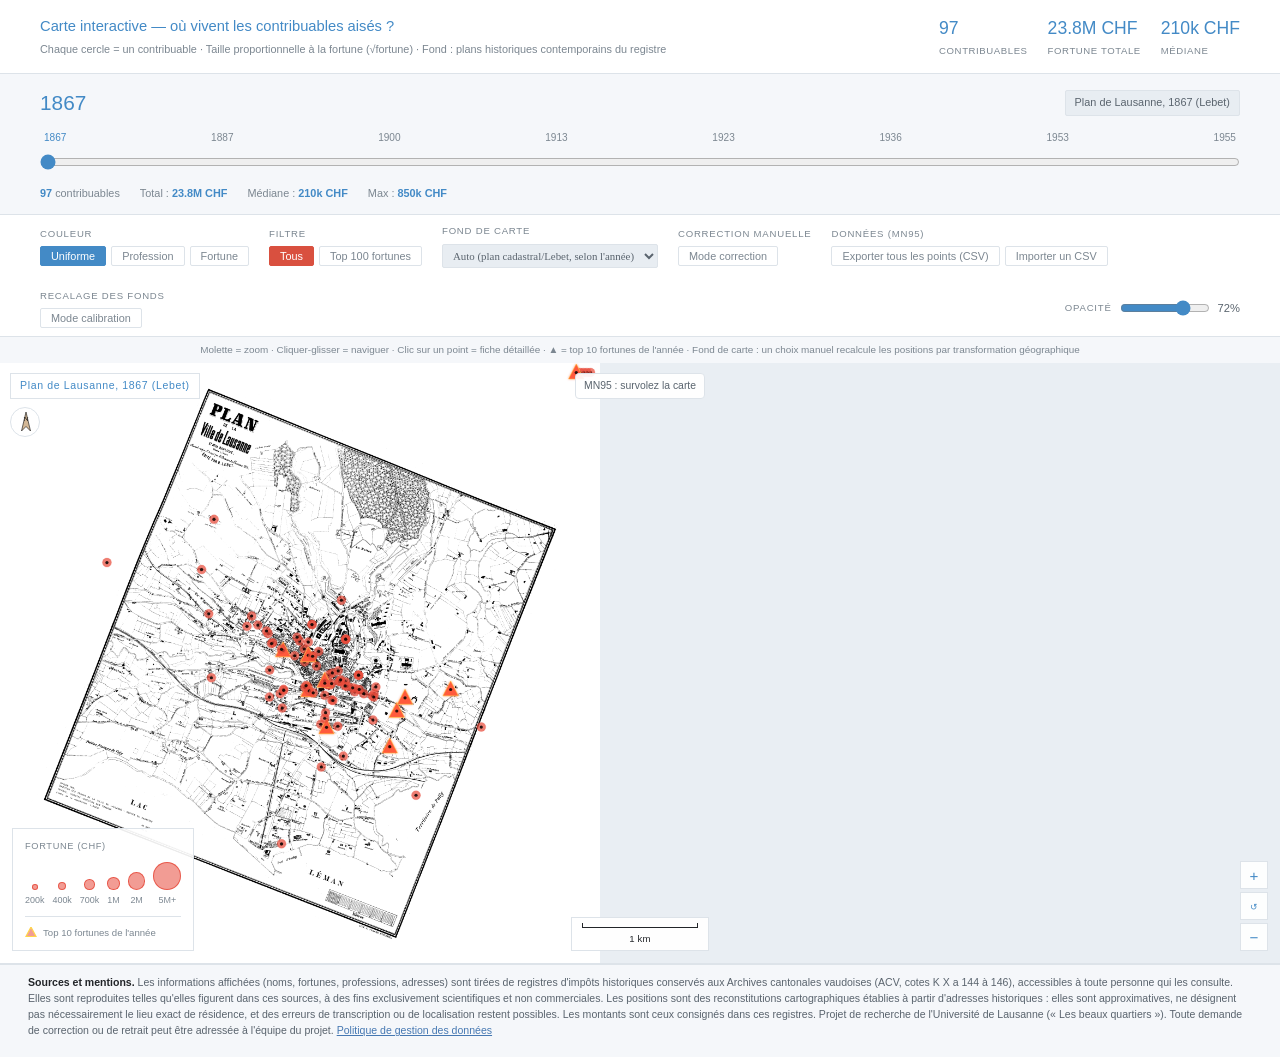
<file: index.html>
<!DOCTYPE html>
<html lang="fr">
<head>
<meta charset="UTF-8">
<meta name="viewport" content="width=device-width, initial-scale=1.0">
<title>Fortunes lausannoises 1867–1955 – carte interactive</title>
<link rel="stylesheet" href="css/style.css">

</head>
<body>

<div class="main">

<!-- CARTE -->
<section id="carte" style="padding:0;" class="map-section">
  <div class="map-header">
    <div class="mh-l">
      <h2>Carte interactive — où vivent les contribuables aisés ?</h2>
      <p>Chaque cercle = un contribuable · Taille proportionnelle à la fortune (√fortune) · Fond : plans historiques contemporains du registre</p>
    </div>
    <div class="mh-stats">
      <div class="mhstat"><div class="v" id="hCount">—</div><div class="l">Contribuables</div></div>
      <div class="mhstat"><div class="v" id="hTotal">—</div><div class="l">Fortune totale</div></div>
      <div class="mhstat"><div class="v" id="hMedian">—</div><div class="l">Médiane</div></div>
    </div>
  </div>
  <div class="timeline">
    <div class="tl-top">
      <span class="tl-yr" id="tlYr">1867</span>
      <span class="tl-plan" id="tlPlan"></span>
    </div>
    <div class="tl-marks" id="tlMarks"></div>
    <input type="range" class="tl" id="tlSlider" min="0" max="7" step="1" value="0" oninput="setYear(this.value)">
    <div class="tl-stats" id="tlStats"></div>
  </div>
  <div class="map-ctrl">
    <div>
      <div class="mc-label" style="margin-bottom:4px">Couleur</div>
      <div class="cbtn-row">
        <button class="cbtn active" onclick="setColorMode('uniform',this)">Uniforme</button>
        <button class="cbtn" onclick="setColorMode('prof',this)">Profession</button>
        <button class="cbtn" onclick="setColorMode('fortune',this)">Fortune</button>
      </div>
    </div>
    <div>
      <div class="mc-label" style="margin-bottom:4px">Filtre</div>
      <div class="fb-row" id="fbRow"></div>
    </div>
    <div>
      <div class="mc-label" style="margin-bottom:4px">Fond de carte</div>
      <select id="fondSelect" onchange="setFondOverride(this.value)" style="background:var(--bg3);color:var(--text2);border:1px solid var(--border);font-family:'Georgia',serif;font-size:0.68rem;padding:4px 6px;border-radius:2px;">
        <option value="">Auto (plan cadastral/Lebet, selon l'année)</option>
        <option value="1867">Plan Lebet, 1867</option>
        <option value="1896">Plan de Lausanne, ~1896</option>
        <option value="1937">Plan cadastral, ~1937</option>
        <option value="1959">Plan cadastral, ~1959</option>
        <optgroup label="Cartes Siegfried (feuilles 438+438bis)">
          <option value="siegfried-auto">Auto (Siegfried, selon l'année)</option>
          <option value="1873">Siegfried 1873</option>
          <option value="1889">Siegfried 1889</option>
          <option value="1894">Siegfried 1894</option>
          <option value="1926">Siegfried 1926</option>
          <option value="1934">Siegfried 1934</option>
          <option value="1945">Siegfried 1945</option>
        </optgroup>
      </select>
    </div>
    <div>
      <div class="mc-label" style="margin-bottom:4px">Correction manuelle</div>
      <div class="cbtn-row">
        <button class="cbtn" id="editModeBtn" onclick="toggleEditMode(this)">Mode correction</button>
      </div>
    </div>
    <div>
      <div class="mc-label" style="margin-bottom:4px">Données (MN95)</div>
      <div class="cbtn-row">
        <button class="cbtn" id="exportAllBtn" onclick="exportAllPoints()" title="Tous les points de toutes les années, avec coordonnées MN95 (E, N)">Exporter tous les points (CSV)</button>
        <button class="cbtn" id="importBtn" onclick="importPointsCSV()" title="Réimporter un CSV modifié (colonnes id_obs, E_MN95, N_MN95)">Importer un CSV</button>
      </div>
    </div>
    <div>
      <div class="mc-label" style="margin-bottom:4px">Recalage des fonds</div>
      <div class="cbtn-row">
        <button class="cbtn" id="calibModeBtn" onclick="toggleCalibMode(this)">Mode calibration</button>
      </div>
    </div>
    <div style="margin-left:auto;display:flex;align-items:center;gap:8px;">
      <span class="mc-label">Opacité</span>
      <input type="range" min="20" max="90" value="72" id="sl_op" oninput="updateOpacity(this.value)" style="width:90px;">
      <span style="font-size:0.7rem;color:var(--text2);" id="op_val">72%</span>
    </div>
  </div>
  <p class="map-hint" id="mapHint">Molette = zoom · Cliquer-glisser = naviguer · Clic sur un point = fiche détaillée · ▲ = top 10 fortunes de l'année · Fond de carte : un choix manuel recalcule les positions par transformation géographique</p>
  <div class="map-outer" id="mapOuter">
    <div class="map-inner" id="mapInner">
      <img id="mapImg" src="" alt="Plan historique de Lausanne"/>
      <svg class="ov" id="mapSvg" preserveAspectRatio="xMidYMid meet"></svg>
    </div>
    <div class="edit-panel" id="editPanel">
      <h4>Corrections en cours (<span id="editCount">0</span>)</h4>
      <div class="edit-hint">Clique-glisse un point pour le repositionner. Chaque correction est <b>sauvegardée automatiquement dans ce navigateur</b> (elle survit au rechargement). Pour l'inscrire <b>dans le fichier HTML lui-même</b>, utilise « Enregistrer dans le HTML ».</div>
      <div id="editList"><div class="edit-empty">Aucune correction pour l'instant</div></div>
      <div class="edit-actions">
        <button onclick="saveToHtml()" title="Écrit les corrections dans le fichier HTML (Chrome/Edge : écriture directe ; autres navigateurs : téléchargement d'une copie à jour)">Enregistrer dans le HTML</button>
        <button onclick="exportCorrections()">Exporter CSV</button>
        <button onclick="clearCorrections()">Tout effacer</button>
      </div>
    </div>
    <div class="edit-panel" id="calibPanel">
      <h4>Points de calibration (<span id="calibCount">0</span>)</h4>
      <div class="edit-hint calib-hint">Clique un même repère réel (coin de bâtiment, croisement...) sur ce fond, donne-lui un nom, puis change de fond et reclique <b>exactement le même repère</b> avec <b>le même nom</b>. Répète sur 4-6 repères bien répartis sur la carte, sur les deux fonds à recaler l'un par rapport à l'autre.</div>
      <div id="calibList"><div class="edit-empty">Aucun point pour l'instant</div></div>
      <div class="edit-actions">
        <button onclick="exportCalibPoints()">Exporter CSV</button>
        <button onclick="clearCalibPoints()">Tout effacer</button>
      </div>
    </div>
    <div class="map-badge" id="mapBadge"></div>
    <div id="mapCoords" style="position:absolute;left:50%;transform:translateX(-50%);top:10px;z-index:5;font-size:0.65rem;color:var(--text2);background:rgba(0,0,0,0.55);padding:3px 8px;border-radius:4px;pointer-events:none;font-variant-numeric:tabular-nums;">MN95 : survolez la carte</div>
    <div class="leg-size">
      <div class="ls-title">Fortune (CHF)</div>
      <div class="ls-items" id="legSizeItems"></div>
      <div style="display:flex;align-items:center;gap:6px;margin-top:8px;padding-top:8px;border-top:1px solid var(--border);font-size:0.6rem;color:var(--text3);">
        <svg width="12" height="11" style="flex-shrink:0;"><polygon points="6,0 11,9.5 1,9.5" fill="rgba(231,76,60,0.55)" stroke="#ffd54a" stroke-width="1.2"/></svg>
        Top 10 fortunes de l'année
      </div>
    </div>
    <div class="leg-prof" id="legProf">
      <div class="lp-title">Professions</div>
      <div id="legProfItems"></div>
    </div>
    <div class="leg-grad" id="legGrad">
      <div class="lp-title">Fortune — dégradé</div>
      <div class="lg-bar"></div>
      <div class="lg-labels"><span>Faible</span><span>Élevée</span></div>
    </div>
    <div class="scale-bar" id="scaleBar"><div class="sb-line" id="sbLine"></div><div class="sb-label" id="sbLabel">—</div></div>
    <div class="north-arrow" id="northArrow"><svg width="30" height="30" viewBox="0 0 30 30"><g id="naGroup"><polygon points="15,4 19.5,23 15,18.5 10.5,23" fill="#d4b896" stroke="#0a0a0a" stroke-width="0.6"/><text x="15" y="13" font-size="7" fill="#0a0a0a" text-anchor="middle" font-family="Georgia">N</text></g></svg></div>
    <div class="zc">
      <button class="zb" onclick="mapZoom(1.35)">+</button>
      <button class="zb sm" onclick="mapReset()">↺</button>
      <button class="zb" onclick="mapZoom(0.74)">−</button>
    </div>
  </div>
</section>
<div class="mentions"><b>Sources et mentions.</b> Les informations affichées (noms, fortunes, professions, adresses) sont tirées de registres d'impôts historiques conservés aux Archives cantonales vaudoises (ACV, cotes K X a 144 à 146), accessibles à toute personne qui les consulte. Elles sont reproduites telles qu'elles figurent dans ces sources, à des fins exclusivement scientifiques et non commerciales. Les positions sont des reconstitutions cartographiques établies à partir d'adresses historiques : elles sont approximatives, ne désignent pas nécessairement le lieu exact de résidence, et des erreurs de transcription ou de localisation restent possibles. Les montants sont ceux consignés dans ces registres. Projet de recherche de l'Université de Lausanne (« Les beaux quartiers »). Toute demande de correction ou de retrait peut être adressée à l'équipe du projet. <a href="donnees.html">Politique de gestion des données</a></div>

</div><!-- .main -->

<div class="popup" id="popup">
  <span class="px" onclick="closePopup()">✕</span>
  <h3 id="pNom"></h3><div class="py-badge" id="pAnnee"></div>
  <div class="pf" id="pFortune"></div>
  <div class="pm">
    <div>Profession : <span id="pProf"></span></div>
    <div>Adresse (source) : <span id="pAdrH" class="adr-h"></span></div>
    <div>Adresse (actuelle) : <span id="pAdrM"></span></div>
    <div>Coordonnées MN95 : <span id="pCoord"></span></div>
  </div>
  <a class="pa" id="pUrl" href="#" target="_blank">→ Voir la fiche Catima</a>
</div>

<script id="saved-corrections" type="application/json">[]</script>
<script src="js/data.js"></script>
<script src="js/app.js"></script>

</body>
</html>
</file>
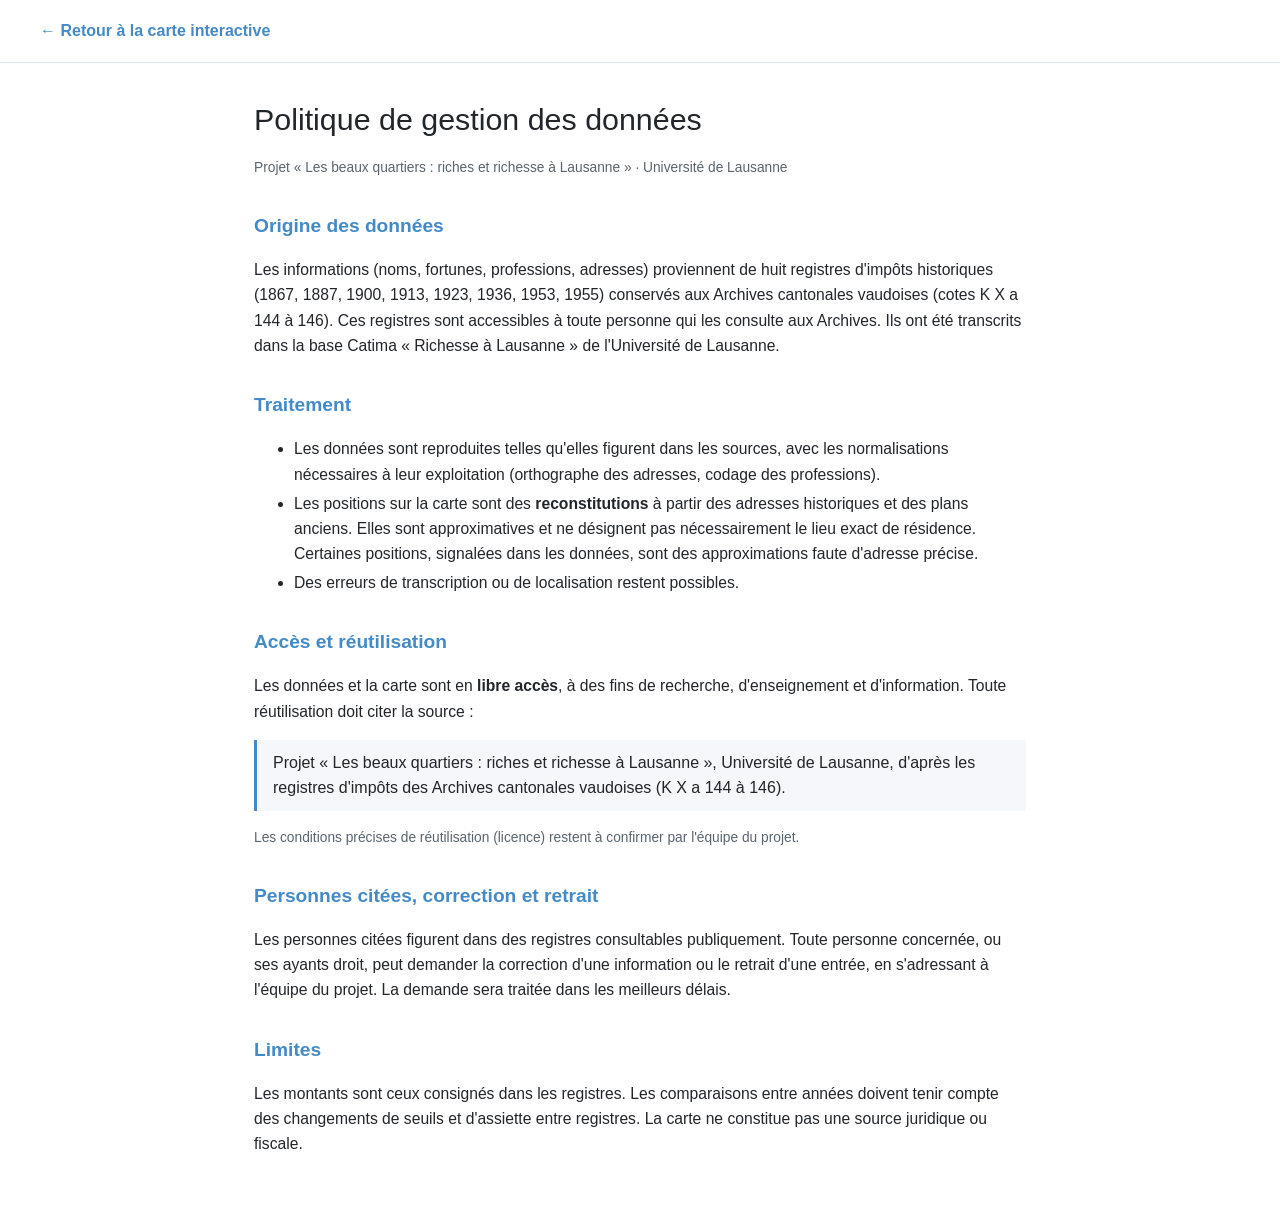
<file: donnees.html>
<!DOCTYPE html>
<html lang="fr">
<head>
<meta charset="utf-8">
<meta name="viewport" content="width=device-width, initial-scale=1.0">
<title>Politique de gestion des données – Fortunes lausannoises 1867–1955</title>
<style>
:root{--bleu:#438ac6;--lien:#4678b2;--texte:#222529;--gris:#5a646e;--bord:#dde3e9;}
*{box-sizing:border-box}
body{margin:0;font-family:'Helvetica Neue',Helvetica,Arial,sans-serif;color:var(--texte);line-height:1.6;background:#fff;}
header{border-bottom:1px solid var(--bord);padding:18px 40px;}
header a{color:var(--bleu);text-decoration:none;font-weight:600;}
main{max-width:820px;margin:0 auto;padding:32px 24px 60px;}
h1{font-size:1.9rem;font-weight:500;margin:0 0 6px;}
h2{font-size:1.2rem;font-weight:600;margin:32px 0 8px;color:var(--bleu);}
p,li{font-size:0.98rem;} li{margin:4px 0;}
.note{color:var(--gris);font-size:0.86rem;}
a{color:var(--lien);}
.box{border-left:3px solid var(--bleu);background:#f5f7fa;padding:10px 16px;margin:16px 0;}
</style>
</head>
<body>
<header><a href="index.html">← Retour à la carte interactive</a></header>
<main>
<h1>Politique de gestion des données</h1>
<p class="note">Projet « Les beaux quartiers : riches et richesse à Lausanne » · Université de Lausanne</p>

<h2>Origine des données</h2>
<p>Les informations (noms, fortunes, professions, adresses) proviennent de huit registres d'impôts historiques (1867, 1887, 1900, 1913, 1923, 1936, 1953, 1955) conservés aux Archives cantonales vaudoises (cotes K X a 144 à 146). Ces registres sont accessibles à toute personne qui les consulte aux Archives. Ils ont été transcrits dans la base Catima « Richesse à Lausanne » de l'Université de Lausanne.</p>

<h2>Traitement</h2>
<ul>
<li>Les données sont reproduites telles qu'elles figurent dans les sources, avec les normalisations nécessaires à leur exploitation (orthographe des adresses, codage des professions).</li>
<li>Les positions sur la carte sont des <strong>reconstitutions</strong> à partir des adresses historiques et des plans anciens. Elles sont approximatives et ne désignent pas nécessairement le lieu exact de résidence. Certaines positions, signalées dans les données, sont des approximations faute d'adresse précise.</li>
<li>Des erreurs de transcription ou de localisation restent possibles.</li>
</ul>

<h2>Accès et réutilisation</h2>
<p>Les données et la carte sont en <strong>libre accès</strong>, à des fins de recherche, d'enseignement et d'information. Toute réutilisation doit citer la source :</p>
<div class="box">Projet « Les beaux quartiers : riches et richesse à Lausanne », Université de Lausanne, d'après les registres d'impôts des Archives cantonales vaudoises (K X a 144 à 146).</div>
<p class="note">Les conditions précises de réutilisation (licence) restent à confirmer par l'équipe du projet.</p>

<h2>Personnes citées, correction et retrait</h2>
<p>Les personnes citées figurent dans des registres consultables publiquement. Toute personne concernée, ou ses ayants droit, peut demander la correction d'une information ou le retrait d'une entrée, en s'adressant à l'équipe du projet. La demande sera traitée dans les meilleurs délais.</p>

<h2>Limites</h2>
<p>Les montants sont ceux consignés dans les registres. Les comparaisons entre années doivent tenir compte des changements de seuils et d'assiette entre registres. La carte ne constitue pas une source juridique ou fiscale.</p>
</main>
</body>
</html>
</file>
<file: css/style.css>
/* Carte interactive - Fortunes lausannoises 1867-1955
   Style : Helvetica Neue + bleu Catima/UNIL (variables dans :root, en bas du fichier) */
:root{
  --bg:#111;--bg2:#1a1a1a;--bg3:#222;--bg4:#0a0a0a;
  --text:#f0e6d3;--text2:#888;--text3:#555;
  --gold:#d4b896;--red:#e74c3c;--border:#2a2a2a;
  --blue:#2471a3;--green:#1a7a4a;--amber:#b7770d;--purple:#6c3483;
}
*{margin:0;padding:0;box-sizing:border-box;}
body{background:var(--bg);color:var(--text);font-family:'Helvetica Neue',Helvetica,Arial,sans-serif;font-size:15px;line-height:1.65;}

.sidenav{position:fixed;left:0;top:0;width:200px;height:100vh;background:var(--bg4);border-right:1px solid var(--border);z-index:200;display:flex;flex-direction:column;overflow-y:auto;}
.sidenav .logo{padding:16px 20px 16px;border-bottom:1px solid var(--border);}
.sidenav .logo h1{font-size:0.8rem;color:var(--gold);font-weight:normal;letter-spacing:0.06em;line-height:1.4;}
.sidenav .logo p{font-size:0.6rem;color:var(--text3);margin-top:3px;}
.sidenav nav{padding:8px 0;}
.sidenav nav a{display:block;padding:8px 20px;font-size:0.72rem;color:var(--text3);text-decoration:none;letter-spacing:0.04em;border-left:2px solid transparent;transition:all 0.12s;}
.sidenav nav a:hover,.sidenav nav a.active{color:var(--gold);border-left-color:var(--gold);background:rgba(212,184,150,0.05);}
.nav-group{padding:10px 20px 3px;font-size:0.58rem;color:var(--text3);text-transform:uppercase;letter-spacing:0.1em;opacity:0.6;}

.main{margin-left:0;}
section{padding:36px 40px;border-bottom:1px solid var(--border);scroll-margin-top:0;}
.sec-head{margin-bottom:24px;}
.sec-head h2{font-size:1.2rem;font-weight:normal;color:var(--gold);margin-bottom:6px;}
.sec-head .desc{font-size:0.85rem;color:var(--text2);max-width:760px;line-height:1.6;}
.sec-head .method{font-size:0.75rem;color:var(--text3);max-width:760px;margin-top:8px;padding:8px 14px;border-left:2px solid var(--bg3);font-style:italic;}
.source{font-size:0.68rem;color:var(--text3);margin-top:12px;font-style:italic;border-top:1px solid var(--border);padding-top:8px;}

.hero{background:var(--bg4);padding:44px 40px 36px;border-bottom:1px solid var(--border);}
.hero h1{font-size:1.7rem;font-weight:normal;color:var(--gold);letter-spacing:0.04em;margin-bottom:6px;}
.hero .sub{font-size:0.78rem;color:var(--text3);letter-spacing:0.06em;text-transform:uppercase;margin-bottom:28px;}
.hero-kpis{display:grid;grid-template-columns:repeat(5,1fr);gap:16px;}
.hk{background:var(--bg2);border:1px solid var(--border);border-radius:8px;padding:16px;}
.hk .v{font-size:1.5rem;color:var(--gold);}
.hk .l{font-size:0.65rem;color:var(--text3);text-transform:uppercase;letter-spacing:0.06em;margin-top:4px;}
.hk .d{font-size:0.72rem;color:var(--text2);margin-top:5px;}

.g2{display:grid;grid-template-columns:1fr 1fr;gap:22px;}
.g3{display:grid;grid-template-columns:1fr 1fr 1fr;gap:18px;}
.card{background:var(--bg2);border:1px solid var(--border);border-radius:8px;padding:20px;}
.ct{font-size:0.65rem;text-transform:uppercase;letter-spacing:0.08em;color:var(--text3);margin-bottom:6px;}
.ce{font-size:0.78rem;color:var(--text2);line-height:1.55;margin-bottom:14px;}
.cn{font-size:0.72rem;color:var(--text3);margin-top:10px;font-style:italic;}
.cw{position:relative;width:100%;}
.legend{display:flex;flex-wrap:wrap;gap:12px;margin-bottom:10px;font-size:0.72rem;color:var(--text2);}
.leg{display:flex;align-items:center;gap:5px;}
.lsq{width:9px;height:9px;border-radius:2px;flex-shrink:0;}

/* TABLE DHS */
.dhs-table{width:100%;border-collapse:collapse;font-size:0.78rem;margin-top:16px;}
.dhs-table th{background:var(--bg3);color:var(--text3);font-weight:normal;text-transform:uppercase;font-size:0.62rem;letter-spacing:0.07em;padding:8px 12px;text-align:left;border-bottom:1px solid var(--border);}
.dhs-table td{padding:8px 12px;border-bottom:1px solid var(--border);color:var(--text2);}
.dhs-table tr:last-child td{border-bottom:none;}
.dhs-table tr:hover td{background:var(--bg3);}
.dhs-table td:first-child{color:var(--gold);font-weight:bold;}

/* MAP */
.map-section{background:var(--bg4);}
.map-header{padding:14px 40px;background:var(--bg4);border-bottom:1px solid var(--border);display:flex;align-items:center;justify-content:space-between;flex-wrap:wrap;gap:12px;}
.mh-l h2{font-size:0.92rem;color:var(--gold);font-weight:normal;}
.mh-l p{font-size:0.68rem;color:var(--text3);margin-top:2px;}
.mh-stats{display:flex;gap:20px;}
.mhstat .v{font-size:1.1rem;color:var(--gold);}
.mhstat .l{font-size:0.6rem;color:var(--text3);text-transform:uppercase;letter-spacing:0.06em;}

.timeline{padding:12px 40px;background:#0d0d0d;border-bottom:1px solid var(--border);}
.tl-top{display:flex;justify-content:space-between;align-items:center;margin-bottom:8px;flex-wrap:wrap;gap:8px;}
.tl-yr{font-size:1.3rem;color:var(--gold);}
.tl-plan{font-size:0.68rem;color:var(--text2);background:var(--bg3);padding:3px 9px;border:1px solid var(--border);border-radius:2px;}
.tl-marks{display:flex;justify-content:space-between;margin-bottom:4px;}
.tl-mark{font-size:0.63rem;color:var(--text3);cursor:pointer;transition:color 0.12s;padding:2px 4px;}
.tl-mark.active{color:var(--gold);}
input[type=range].tl{width:100%;accent-color:var(--gold);}
.tl-stats{margin-top:7px;display:flex;gap:20px;flex-wrap:wrap;}
.ts{font-size:0.68rem;color:var(--text3);}
.ts strong{color:var(--gold);}

.map-ctrl{padding:8px 40px;background:#0a0a0a;border-bottom:1px solid var(--border);display:flex;align-items:center;gap:20px;flex-wrap:wrap;}
.mc-label{font-size:0.6rem;color:var(--text3);text-transform:uppercase;letter-spacing:0.08em;}
.cbtn-row{display:flex;gap:5px;}
.cbtn{padding:3px 10px;border:1px solid var(--border);background:transparent;color:var(--text3);font-family:'Helvetica Neue',Helvetica,Arial,sans-serif;font-size:0.68rem;cursor:pointer;border-radius:2px;transition:all 0.12s;}
.cbtn.active,.cbtn:hover{background:var(--gold);border-color:var(--gold);color:#111;}
.fb-row{display:flex;gap:5px;flex-wrap:wrap;}
.fb{padding:3px 10px;border:1px solid var(--border);background:transparent;color:var(--text3);font-family:'Helvetica Neue',Helvetica,Arial,sans-serif;font-size:0.68rem;cursor:pointer;border-radius:2px;transition:all 0.12s;}
.fb.active{background:var(--red);border-color:var(--red);color:#fff;}
.fb:hover:not(.active){border-color:var(--text2);color:var(--text);}

.map-hint{text-align:center;font-size:0.62rem;color:var(--text3);padding:5px;background:#080808;}
.map-outer{overflow:hidden;cursor:grab;position:relative;user-select:none;height:600px;background:#030303;}
.map-outer.grabbing{cursor:grabbing;}
.map-inner{position:relative;transform-origin:0 0;will-change:transform;}
.map-inner img{display:block;pointer-events:none;}
svg.ov{position:absolute;top:0;left:0;pointer-events:none;}
svg.ov circle,svg.ov polygon{pointer-events:all;cursor:pointer;transition:opacity 0.1s;}
svg.ov circle:hover,svg.ov polygon:hover{opacity:0.7;}
.map-outer.edit-mode{cursor:default;}
.map-outer.edit-mode svg.ov circle,.map-outer.edit-mode svg.ov polygon{cursor:grab;}
.map-outer.edit-mode svg.ov circle.dragging,.map-outer.edit-mode svg.ov polygon.dragging{cursor:grabbing;opacity:1;filter:drop-shadow(0 0 6px #fff);}
.edit-panel{position:absolute;bottom:12px;right:12px;width:270px;max-height:280px;overflow-y:auto;background:rgba(5,5,5,0.96);border:1px solid var(--gold);padding:9px 11px;z-index:12;font-size:0.66rem;color:var(--text2);display:none;}
.edit-panel.vis{display:block;}
.edit-panel h4{margin:0 0 6px;color:var(--gold);font-size:0.7rem;font-weight:normal;letter-spacing:0.04em;}
.edit-hint{color:var(--text3);font-size:0.62rem;margin-bottom:6px;line-height:1.4;}
.edit-row{display:flex;justify-content:space-between;align-items:center;gap:6px;padding:3px 0;border-bottom:1px solid var(--border);}
.edit-row .er-txt{overflow:hidden;text-overflow:ellipsis;white-space:nowrap;}
.edit-row button{background:none;border:none;color:var(--text3);cursor:pointer;font-size:0.8rem;line-height:1;flex-shrink:0;}
.edit-row button:hover{color:#e74c3c;}
.edit-empty{color:var(--text3);font-style:italic;padding:4px 0;}
.edit-actions{display:flex;gap:6px;margin-top:8px;}
.edit-actions button{flex:1;background:var(--bg3);color:var(--text2);border:1px solid var(--border);padding:5px;font-size:0.63rem;cursor:pointer;}
.edit-actions button:hover{color:var(--gold);border-color:var(--gold);}
#calibPanel{left:12px;right:auto;border-color:#5dade2;}
#calibPanel h4{color:#5dade2;}
#calibModeBtn.active{background:#2e86c1;color:#fff;border-color:#2e86c1;}
.calib-hint b{color:#5dade2;}
#editModeBtn.active{background:#e74c3c;color:#fff;border-color:#e74c3c;}
svg.ov polygon.top10-mark{filter:drop-shadow(0 0 5px rgba(255,213,74,0.95)) drop-shadow(0 0 9px rgba(255,90,60,0.55));}

.leg-size{position:absolute;bottom:12px;left:12px;background:rgba(5,5,5,0.93);border:1px solid var(--border);padding:10px 12px;z-index:10;pointer-events:none;}
.ls-title{font-size:0.58rem;color:var(--text3);text-transform:uppercase;letter-spacing:0.07em;margin-bottom:8px;}
.ls-items{display:flex;align-items:flex-end;gap:8px;}
.ls-item{display:flex;flex-direction:column;align-items:center;gap:3px;}
.ls-item span{font-size:0.56rem;color:var(--text3);}
.ls-circle{border-radius:50%;background:rgba(231,76,60,0.55);border:1px solid rgba(231,76,60,0.85);}
.leg-prof{position:absolute;top:10px;right:46px;background:rgba(5,5,5,0.93);border:1px solid var(--border);padding:8px 10px;z-index:10;pointer-events:none;display:none;}
.leg-prof.vis{display:block;}
.leg-grad{position:absolute;top:10px;right:46px;background:rgba(5,5,5,0.93);border:1px solid var(--border);padding:8px 10px;z-index:10;pointer-events:none;display:none;width:150px;}
.leg-grad.vis{display:block;}
.lg-bar{height:10px;border-radius:2px;margin:5px 0 4px;background:linear-gradient(to right,#3288bd,#66c2a5,#fee08b,#f46d43,#9e0142);}
.lg-labels{display:flex;justify-content:space-between;font-size:0.56rem;color:var(--text3);}
.lp-title{font-size:0.58rem;color:var(--text3);text-transform:uppercase;letter-spacing:0.07em;margin-bottom:6px;}
.lp-item{display:flex;align-items:center;gap:4px;font-size:0.6rem;color:var(--text2);margin:2px 0;}
.lp-dot{width:7px;height:7px;border-radius:50%;flex-shrink:0;}
.zc{position:absolute;bottom:12px;right:12px;display:flex;flex-direction:column;gap:3px;z-index:10;}
.zb{width:28px;height:28px;background:rgba(8,8,8,0.93);border:1px solid var(--border);color:var(--gold);font-size:0.95rem;cursor:pointer;display:flex;align-items:center;justify-content:center;transition:background 0.12s;}
.zb:hover{background:var(--bg3);}
.zb.sm{font-size:0.58rem;}
.map-badge{position:absolute;top:10px;left:10px;background:rgba(5,5,5,0.9);border:1px solid var(--border);padding:3px 9px;font-size:0.66rem;color:var(--gold);letter-spacing:0.06em;z-index:10;pointer-events:none;}
.scale-bar{position:absolute;bottom:12px;left:50%;transform:translateX(-50%);background:rgba(5,5,5,0.88);border:1px solid var(--border);padding:5px 10px 4px;z-index:10;pointer-events:none;text-align:center;}
.sb-line{height:5px;border-left:1px solid var(--gold);border-right:1px solid var(--gold);border-bottom:1px solid var(--gold);margin-bottom:3px;}
.sb-label{font-size:0.6rem;color:var(--text2);letter-spacing:0.02em;}
.north-arrow{position:absolute;top:44px;left:10px;width:30px;height:30px;background:rgba(5,5,5,0.9);border:1px solid var(--border);border-radius:50%;z-index:10;pointer-events:none;}

/* GRAVITÉ */
.grav-outer{overflow:hidden;cursor:grab;position:relative;user-select:none;height:480px;background:#030303;}
.grav-outer.grabbing{cursor:grabbing;}
.grav-inner{position:relative;transform-origin:0 0;will-change:transform;}
.grav-inner img{display:block;pointer-events:none;opacity:0.55;}
svg.gsv{position:absolute;top:0;left:0;pointer-events:none;}
.grav-btns{display:flex;gap:8px;flex-wrap:wrap;margin-bottom:14px;}
.gb{padding:4px 12px;border:1px solid var(--border);background:transparent;color:var(--text3);font-family:'Helvetica Neue',Helvetica,Arial,sans-serif;font-size:0.7rem;cursor:pointer;border-radius:2px;transition:all 0.12s;}
.gb.active,.gb:hover{background:var(--gold);border-color:var(--gold);color:#111;}

/* CARTES FINALES */
.cartes-grid{display:grid;grid-template-columns:1fr;gap:24px;}
.carte-finale{background:var(--bg2);border:1px solid var(--border);border-radius:8px;overflow:hidden;}
.carte-finale-header{padding:14px 18px;background:var(--bg3);border-bottom:1px solid var(--border);}
.carte-finale-header h3{font-size:0.88rem;color:var(--gold);font-weight:normal;}
.carte-finale-header p{font-size:0.72rem;color:var(--text3);margin-top:3px;}
.carte-finale-img{width:100%;display:block;cursor:zoom-in;}
.carte-finale-caption{padding:10px 18px;font-size:0.7rem;color:var(--text3);font-style:italic;}

/* SIM */
.sl-row{display:flex;align-items:center;gap:16px;margin-bottom:12px;flex-wrap:wrap;}
.sl-lbl{font-size:0.78rem;color:var(--text2);min-width:220px;}
input[type=range]:not(.tl){accent-color:var(--gold);}
.sl-val{font-size:0.88rem;font-weight:bold;color:var(--gold);min-width:55px;text-align:right;}
.yr-btns{display:flex;gap:5px;flex-wrap:wrap;margin-bottom:16px;}
.yb{padding:4px 10px;border:1px solid var(--border);background:transparent;border-radius:20px;font-size:0.7rem;cursor:pointer;color:var(--text2);font-family:'Helvetica Neue',Helvetica,Arial,sans-serif;transition:all 0.12s;}
.yb.active,.yb:hover{background:var(--gold);color:#111;border-color:var(--gold);}
.res-grid{display:grid;grid-template-columns:repeat(4,1fr);gap:12px;background:var(--bg3);border-radius:8px;padding:16px;margin-top:12px;}
.ri{text-align:center;}
.ri .v{font-size:1.1rem;color:var(--gold);}
.ri .l{font-size:0.6rem;color:var(--text3);text-transform:uppercase;letter-spacing:0.05em;margin-top:3px;}

/* TABLE */
table{width:100%;border-collapse:collapse;font-size:0.78rem;}
th{background:var(--bg3);color:var(--text3);font-weight:normal;text-transform:uppercase;font-size:0.6rem;letter-spacing:0.07em;padding:8px 11px;text-align:left;border-bottom:1px solid var(--border);}
td{padding:8px 11px;border-bottom:1px solid var(--border);vertical-align:middle;}
tr:last-child td{border-bottom:none;}
tr:hover td{background:var(--bg3);}
.badge{display:inline-block;padding:2px 7px;border-radius:3px;font-size:0.66rem;}
.b-r{background:rgba(192,57,43,0.2);color:#e74c3c;}
.b-b{background:rgba(36,113,163,0.2);color:#5dade2;}
.b-a{background:rgba(183,119,13,0.2);color:#f0b429;}

/* POPUP */
.popup{display:none;position:fixed;z-index:300;background:#0d0d0d;border:1px solid #333;border-left:3px solid var(--red);padding:14px 18px;max-width:300px;box-shadow:0 10px 40px rgba(0,0,0,0.95);}
.popup.vis{display:block;}
.popup h3{font-size:0.88rem;color:var(--gold);margin-bottom:4px;line-height:1.4;}
.pf{font-size:1.1rem;color:var(--red);font-weight:bold;margin:3px 0 7px;}
.py-badge{display:inline-block;padding:2px 7px;background:#1a1a1a;font-size:0.62rem;color:var(--text3);margin-bottom:7px;border:1px solid var(--border);}
.pm{font-size:0.72rem;color:#666;line-height:1.9;}
.pm span{color:#bbb;}
.pm .adr-h{font-style:italic;}
.pa{display:inline-block;margin-top:8px;padding:5px 12px;background:var(--red);color:#fff;text-decoration:none;font-size:0.7rem;transition:background 0.12s;}
.pa:hover{background:#c0392b;}
.px{position:absolute;top:7px;right:9px;cursor:pointer;color:var(--text3);font-size:0.88rem;}
.px:hover{color:var(--text);}

@media(max-width:860px){
  .sidenav{display:none;}
  .main{margin-left:0;}
  section,.map-header,.timeline,.map-ctrl,.hero{padding-left:20px;padding-right:20px;}
  .hero-kpis,.g2,.g3{grid-template-columns:1fr;}
  .map-outer,.grav-outer{height:340px;}
  .res-grid{grid-template-columns:1fr 1fr;}
}
.mentions{font-size:0.66rem;line-height:1.5;color:var(--text2);padding:10px 28px 18px;max-width:1100px;font-family:'Helvetica Neue',Helvetica,Arial,sans-serif;}
.mentions b{color:var(--text);font-weight:600;}

/* ===== Theme clair Catima / UNIL ===== */
:root{
  --unil-bleu:#438ac6;        /* bleu du logo Catima (releve sur capture) */
  --unil-lien:#4678b2;        /* bleu des liens Catima */
  --texte:#222529;
  --bg:#ffffff;--bg2:#f5f7fa;--bg3:#e8edf2;--bg4:#ffffff;
  --text:var(--texte);--text2:#5a646e;--text3:#7c8791;
  --gold:var(--unil-bleu);--border:#dde3e9;
  --red:#d9503f;--blue:#438ac6;--green:#2e8b57;--amber:#c98a1b;--purple:#7b4f9d;
}
body{background:var(--bg);color:var(--text);}
.timeline{background:#f5f7fa;}
.map-ctrl{background:#ffffff;}
.map-hint{background:#f5f7fa;}
.map-outer{background:#e9eef3;}
.cbtn.active,.cbtn:hover,.gb.active,.gb:hover,.yb.active,.yb:hover{background:var(--unil-bleu);border-color:var(--unil-bleu);color:#fff;}
.fb.active{background:var(--red);color:#fff;}
.edit-panel{background:rgba(255,255,255,0.97);border-color:var(--unil-bleu);box-shadow:0 4px 18px rgba(0,0,0,0.15);}
.leg-size,.leg-prof,.leg-grad,.zb,.map-badge,.scale-bar,.north-arrow{background:rgba(255,255,255,0.92);}
.zb{color:var(--unil-bleu);}
.zb:hover{background:var(--unil-bleu);color:#fff;}
.popup{background:#ffffff;border:1px solid var(--border);border-left:3px solid var(--unil-bleu);box-shadow:0 8px 28px rgba(0,0,0,0.18);}
.py-badge{background:var(--bg2);}
.pm{color:var(--text2);} .pm span{color:var(--texte);}
.pa{background:var(--unil-bleu);}
.pa:hover{background:#2f6fa8;}
.map-header h2,.mh-l h2{color:var(--unil-bleu);}
.mentions a,.mh-l a,a{color:var(--unil-lien);}
.mentions{background:#f5f7fa;border-top:1px solid var(--border);}
.sb-label,.sb-line{color:var(--texte);}
.sb-line{border-color:var(--texte);}
body,button,select,input{font-family:'Helvetica Neue',Helvetica,Arial,sans-serif;}
#mapCoords{background:rgba(255,255,255,0.92)!important;color:var(--text2)!important;border:1px solid var(--border)!important;}
.mentions{max-width:none;}
</file>
